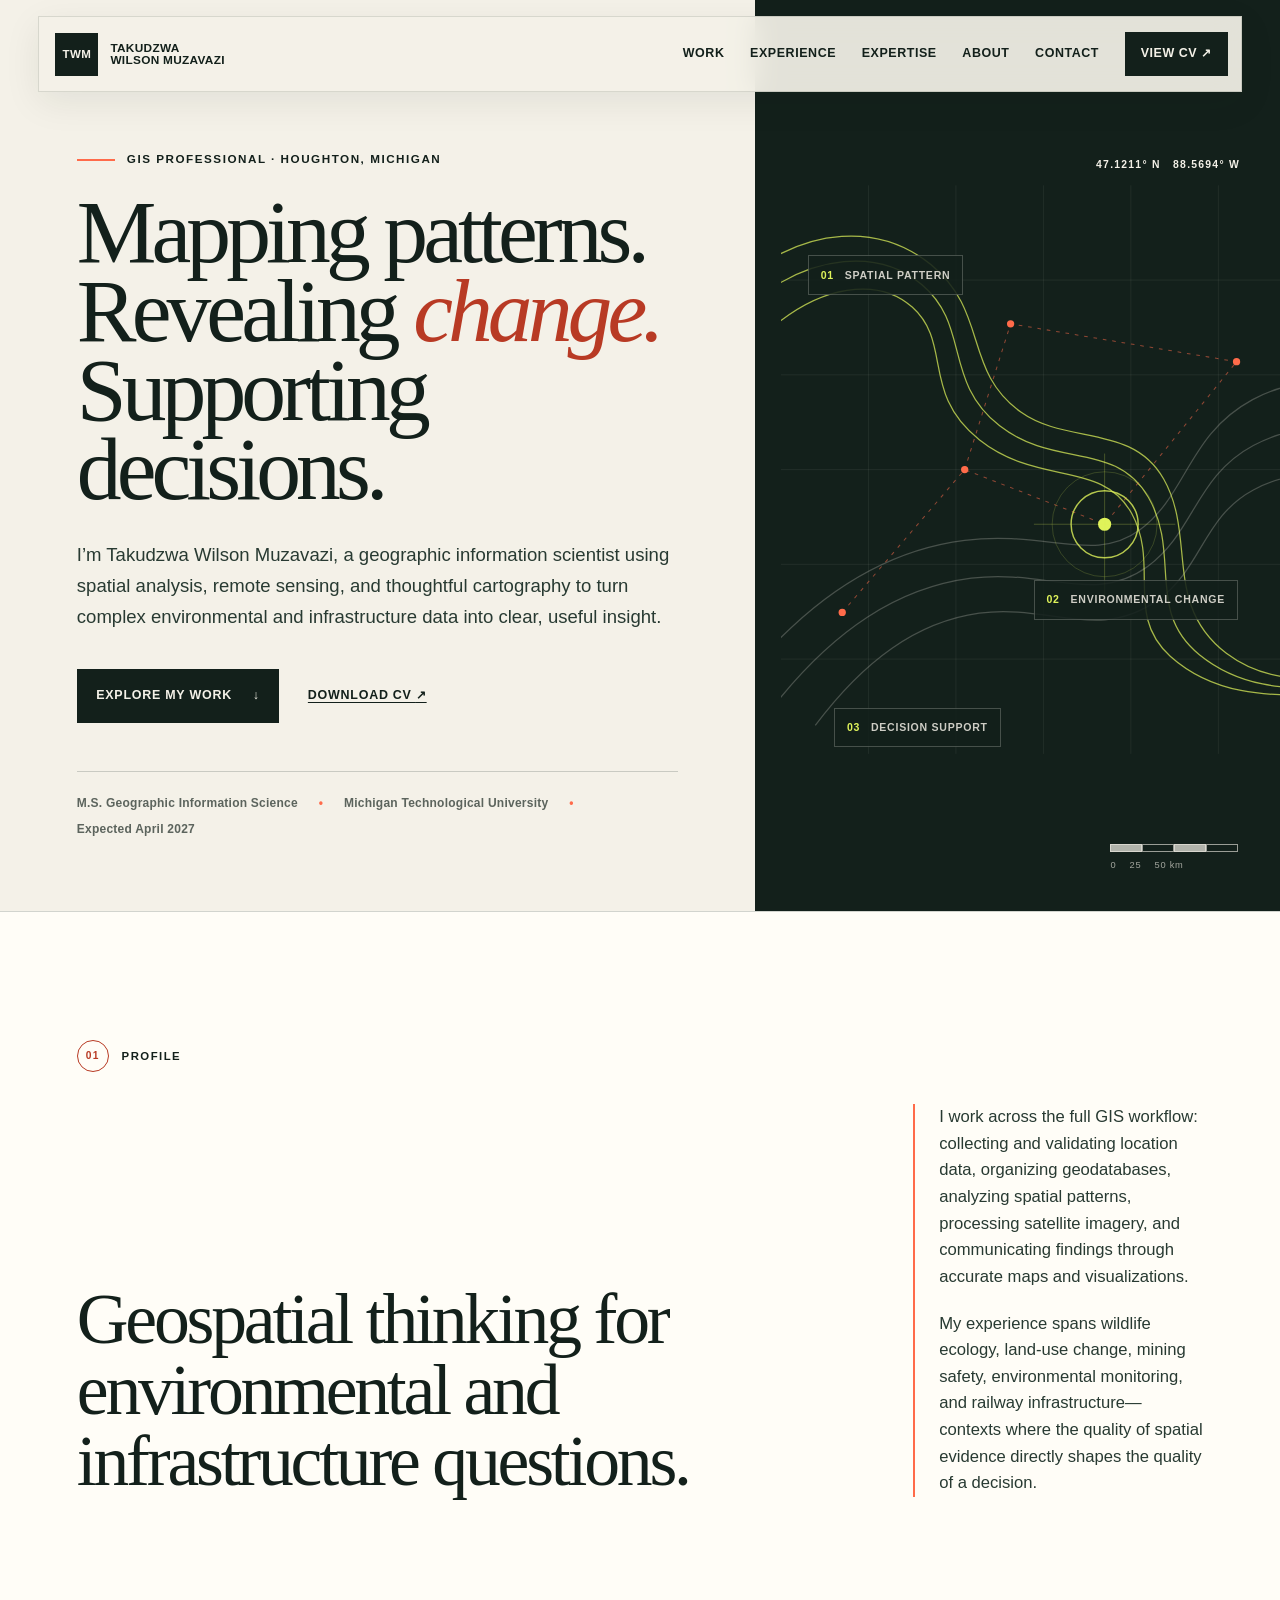
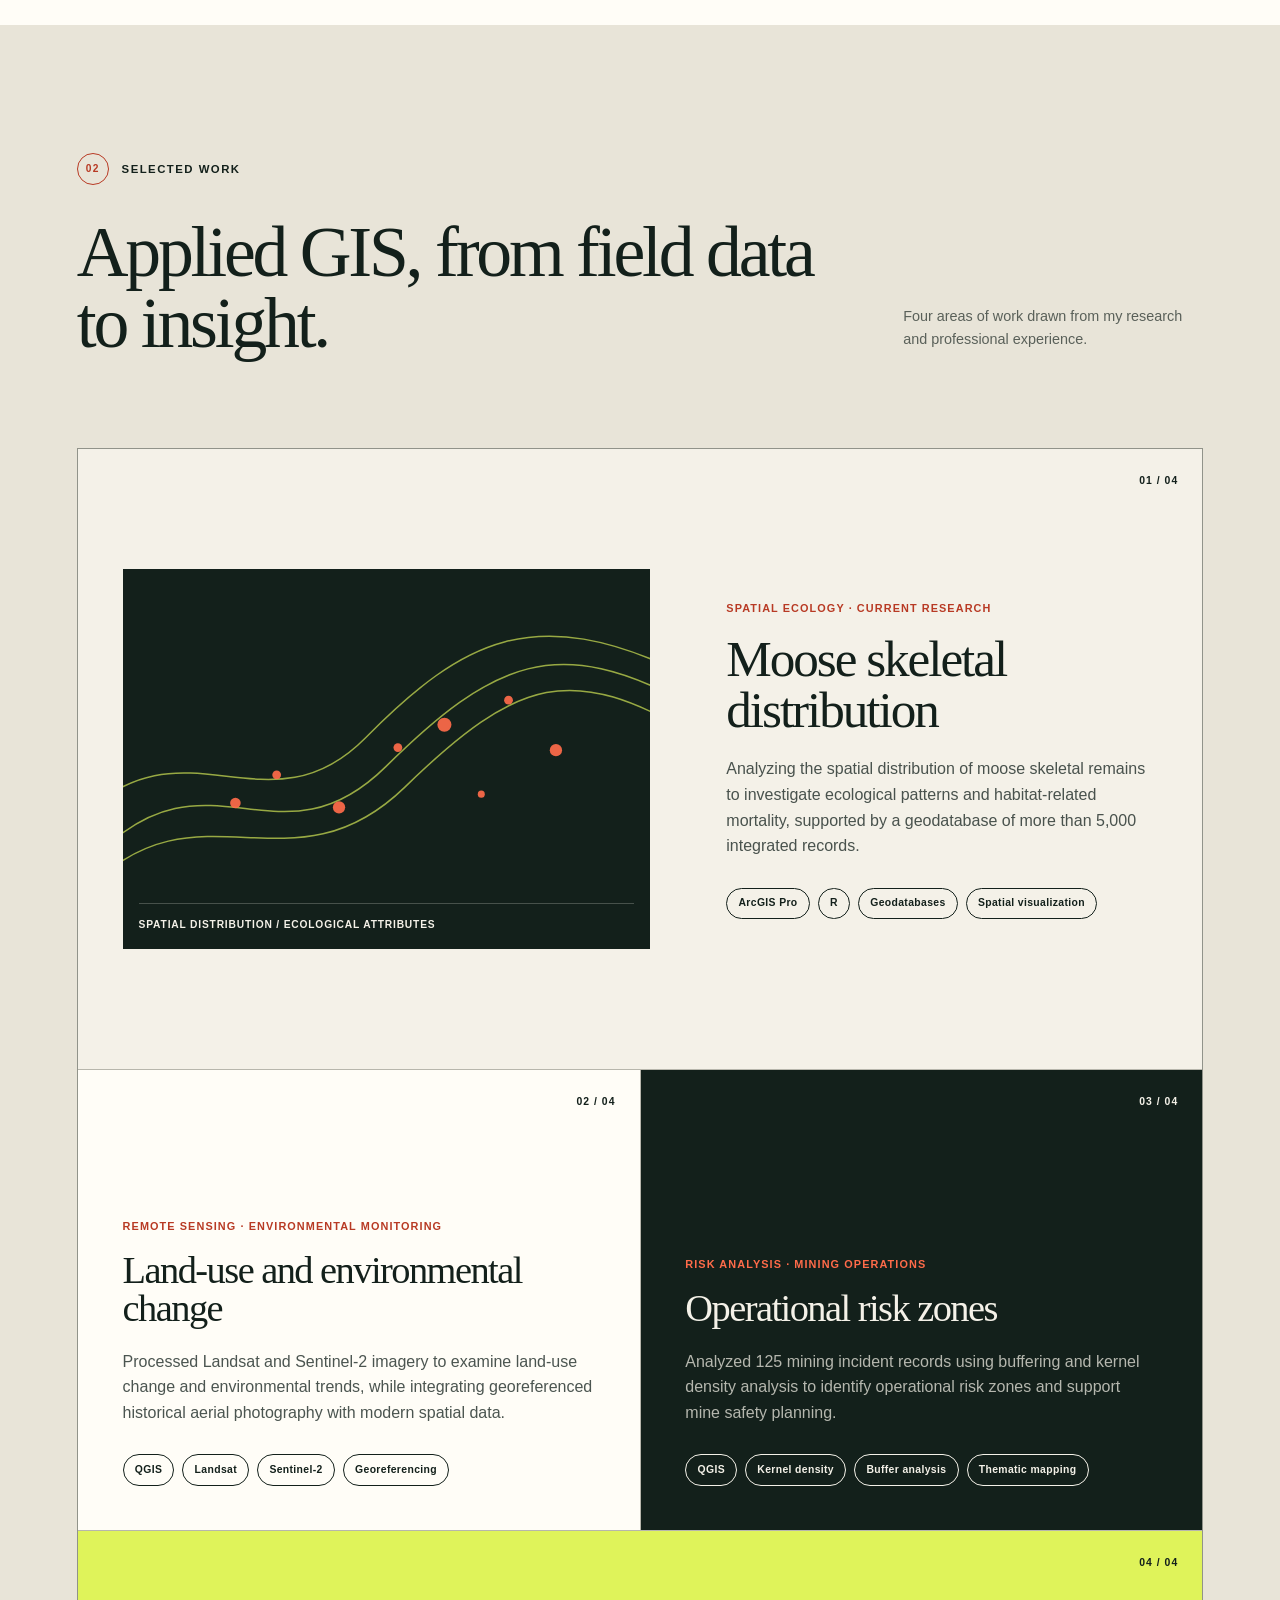
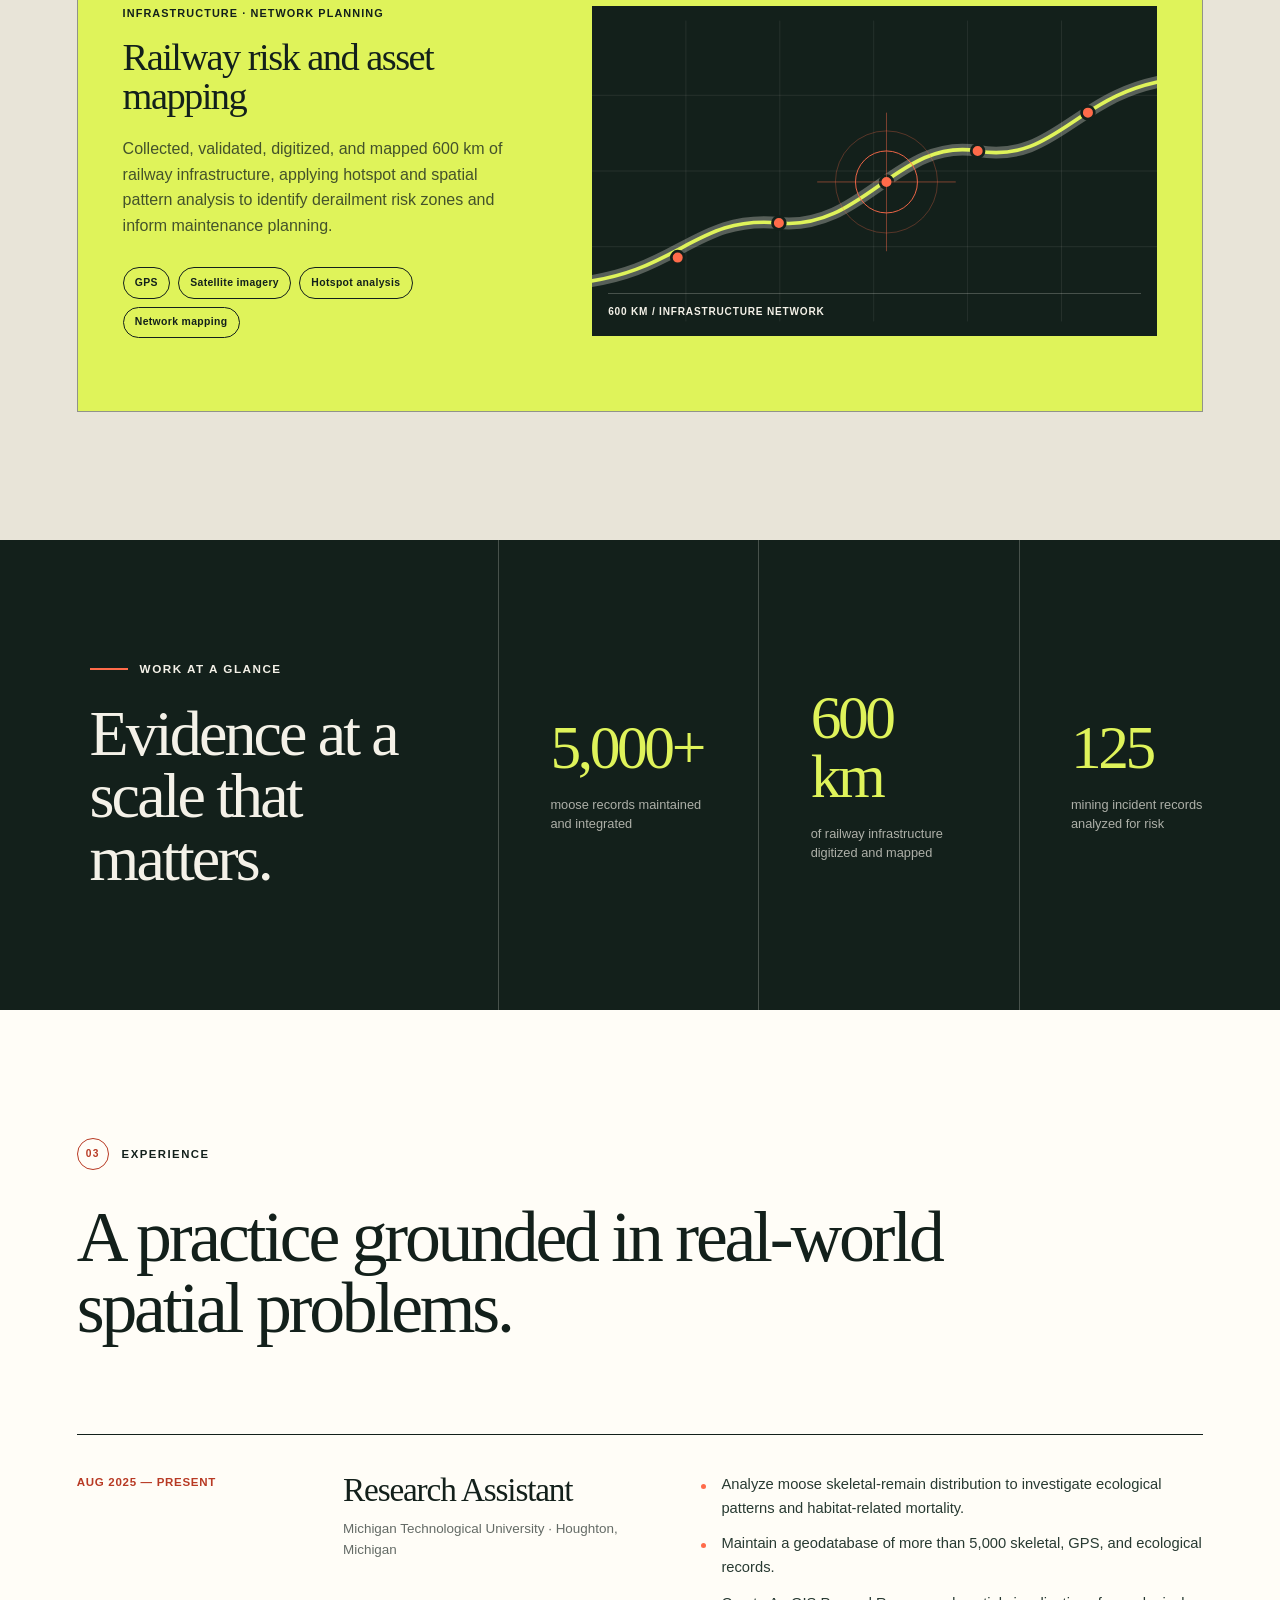
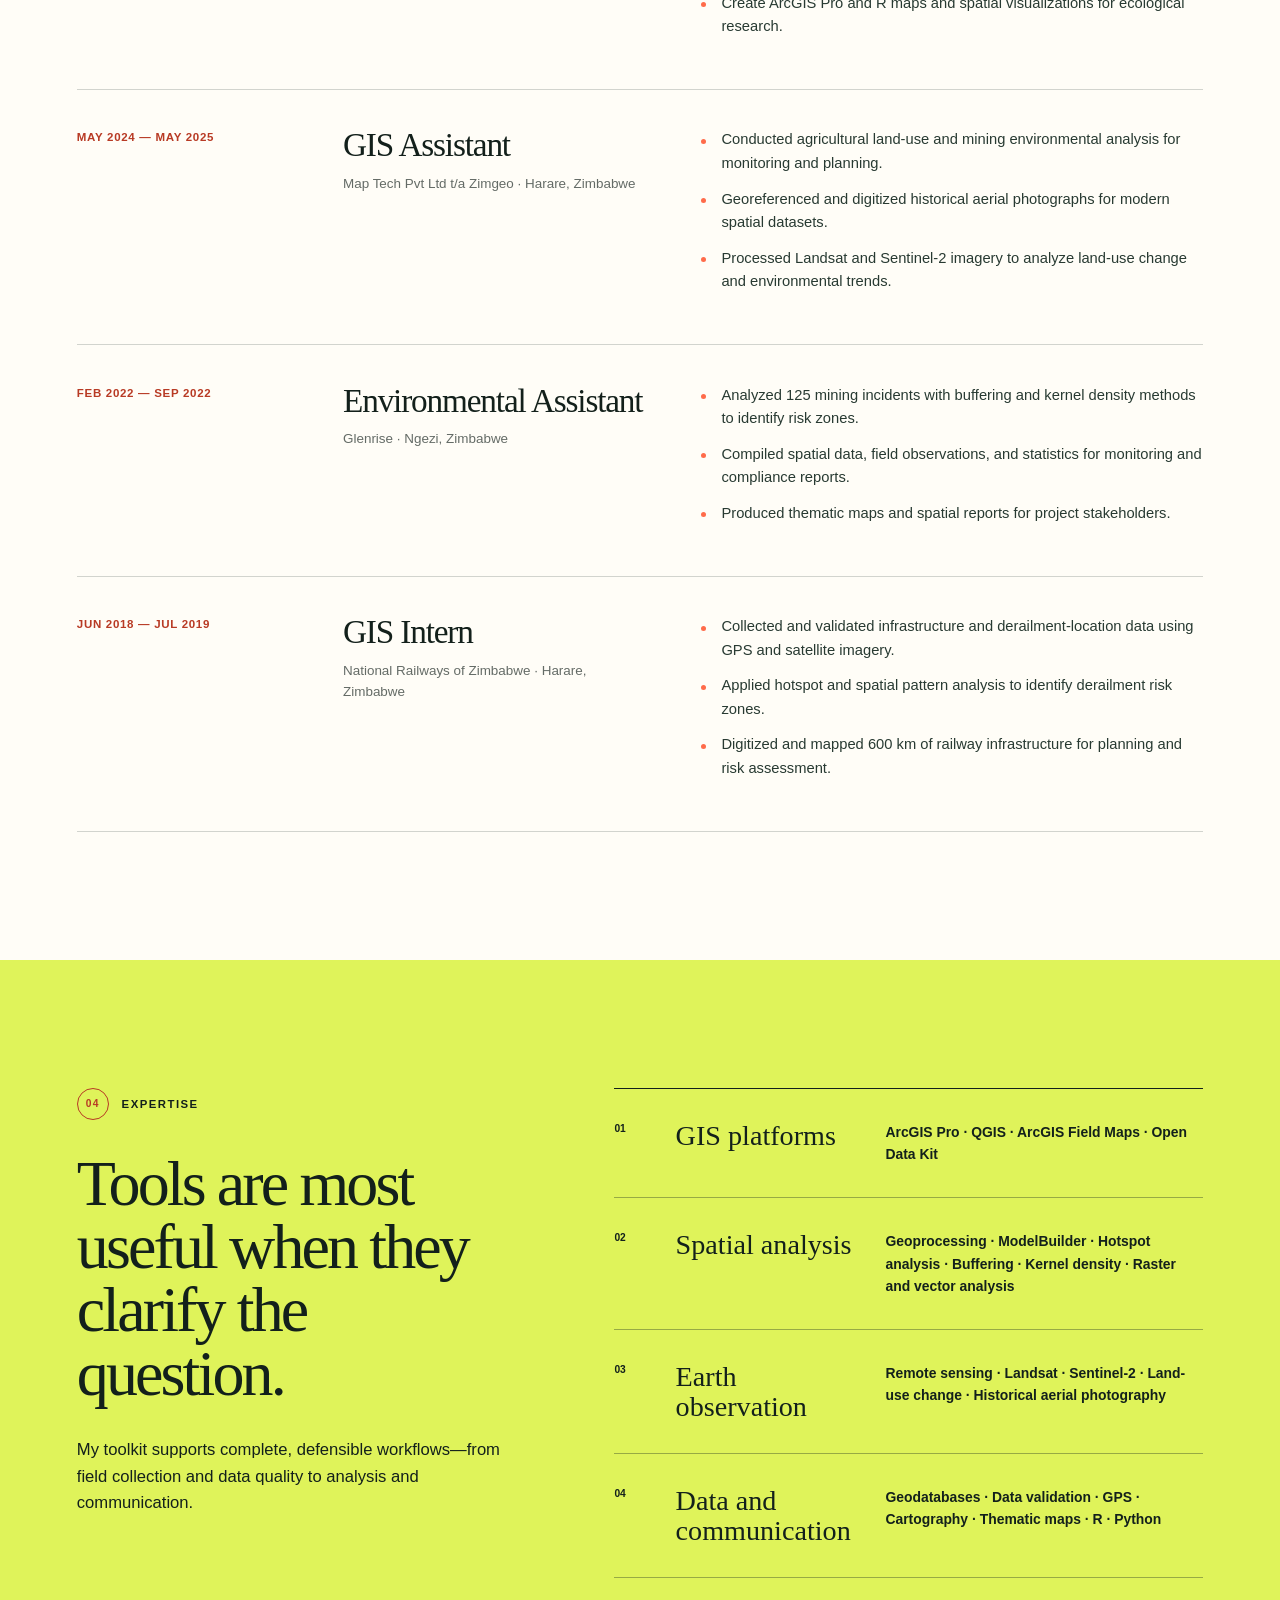
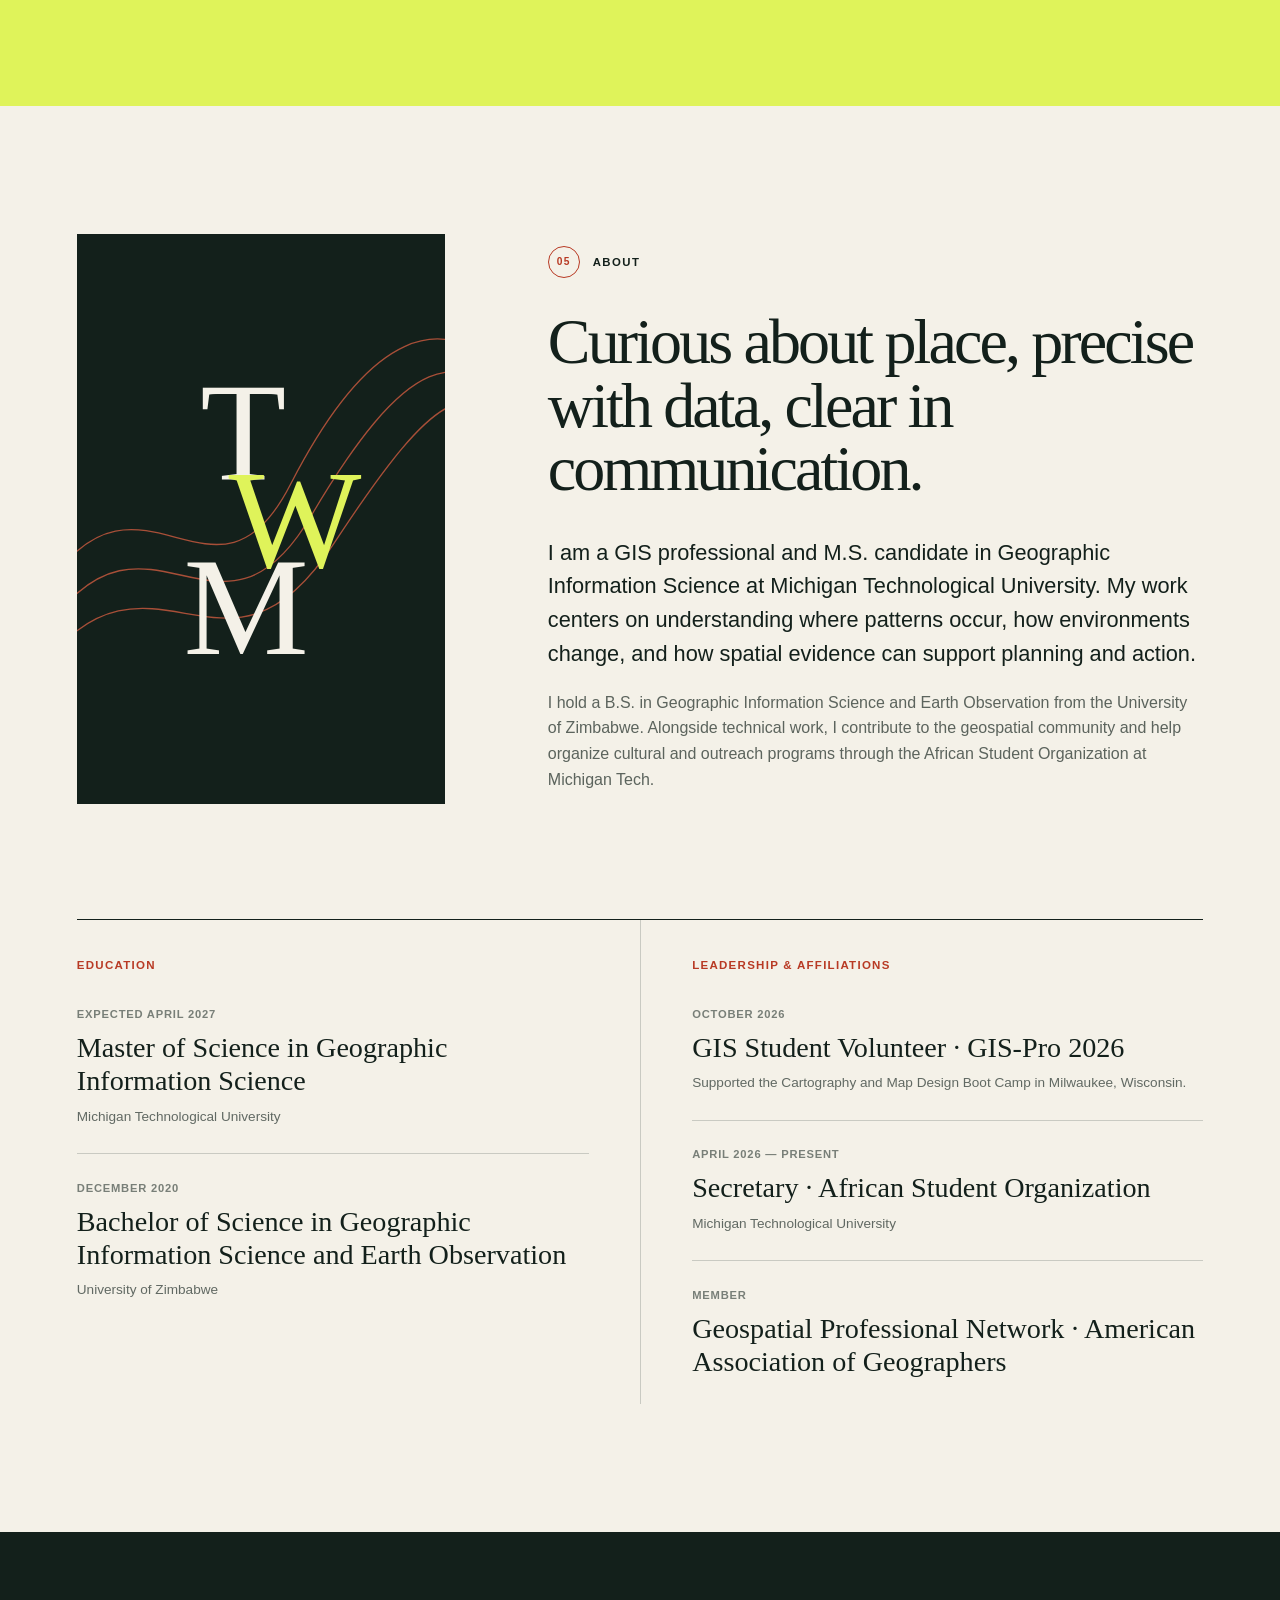
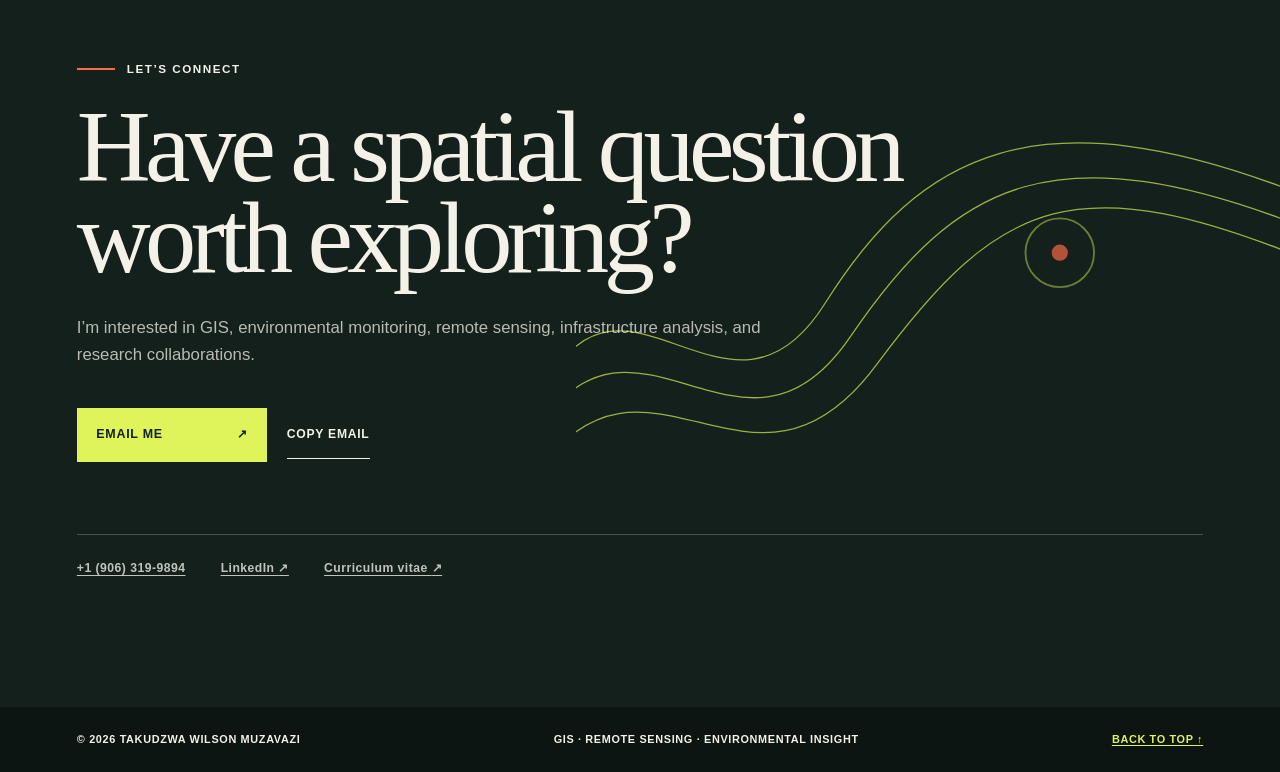
<file: index.html>
<!doctype html>
<html lang="en">
  <head>
    <meta charset="utf-8">
    <meta name="viewport" content="width=device-width, initial-scale=1">
    <meta name="description" content="Portfolio of Takudzwa Wilson Muzavazi, a GIS professional specializing in spatial analysis, remote sensing, geospatial data management, cartography, and environmental monitoring.">
    <meta name="theme-color" content="#13201b">
    <meta property="og:type" content="website">
    <meta property="og:title" content="Takudzwa Wilson Muzavazi | GIS Portfolio">
    <meta property="og:description" content="Spatial analysis, remote sensing, and environmental insight for research, infrastructure, and planning.">
    <title>Takudzwa Wilson Muzavazi | Portfolio</title>
    <link rel="icon" href="assets/images/favicon.svg" type="image/svg+xml">
    <link rel="stylesheet" href="assets/css/styles.css">
    <script>document.documentElement.classList.add('js');</script>
  </head>
  <body>
    <a class="skip-link" href="#main-content">Skip to main content</a>

    <header class="site-header" data-header>
      <div class="nav-shell">
        <a class="brand" href="#home" aria-label="Takudzwa Wilson Muzavazi, home">
          <span class="brand-mark" aria-hidden="true">TWM</span>
          <span class="brand-name">Takudzwa<br>Wilson Muzavazi</span>
        </a>

        <button class="menu-toggle" type="button" aria-expanded="false" aria-controls="site-nav" data-menu-toggle>
          <span class="menu-label">Menu</span>
          <span class="menu-icon" aria-hidden="true"><i></i><i></i></span>
        </button>

        <nav class="site-nav" id="site-nav" aria-label="Primary navigation" data-nav>
          <a href="#work">Work</a>
          <a href="#experience">Experience</a>
          <a href="#expertise">Expertise</a>
          <a href="#about">About</a>
          <a href="#contact">Contact</a>
          <a class="nav-resume" href="assets/files/Takudzwa-Wilson-Muzavazi-CV.pdf" target="_blank" rel="noopener">View CV <span aria-hidden="true">↗</span></a>
        </nav>
      </div>
    </header>

    <main id="main-content">
      <section class="hero" id="home" aria-labelledby="hero-title">
        <div class="hero-copy">
          <p class="eyebrow reveal">GIS professional · Houghton, Michigan</p>
          <h1 id="hero-title" class="reveal reveal-delay-1">
            Mapping patterns.<br>
            Revealing <em>change.</em><br>
            Supporting decisions.
          </h1>
          <p class="hero-intro reveal reveal-delay-2">I’m Takudzwa Wilson Muzavazi, a geographic information scientist using spatial analysis, remote sensing, and thoughtful cartography to turn complex environmental and infrastructure data into clear, useful insight.</p>
          <div class="hero-actions reveal reveal-delay-3">
            <a class="button button-primary" href="#work">Explore my work <span aria-hidden="true">↓</span></a>
            <a class="text-link" href="assets/files/Takudzwa-Wilson-Muzavazi-CV.pdf" download>Download CV <span aria-hidden="true">↗</span></a>
          </div>
          <div class="hero-meta reveal reveal-delay-3">
            <span>M.S. Geographic Information Science</span>
            <span>Michigan Technological University</span>
            <span>Expected April 2027</span>
          </div>
        </div>

        <div class="hero-visual" aria-label="Abstract topographic map representing geospatial analysis">
          <div class="map-coordinates map-coordinates-top" aria-hidden="true">47.1211° N&nbsp;&nbsp; 88.5694° W</div>
          <svg class="contour-map" viewBox="0 0 720 780" role="img" aria-labelledby="map-title map-desc">
            <title id="map-title">Abstract topographic map</title>
            <desc id="map-desc">Layered contour lines, spatial markers, and a highlighted analysis location.</desc>
            <g class="grid-lines">
              <path d="M0 130H720M0 260H720M0 390H720M0 520H720M0 650H720"></path>
              <path d="M120 0V780M240 0V780M360 0V780M480 0V780M600 0V780"></path>
            </g>
            <g class="contours contour-a">
              <path d="M-54 130C35 55 136 52 206 109c79 65 44 146 123 202 63 45 153 16 196 92 45 79-1 173 86 239 45 34 95 39 163 31"></path>
              <path d="M-45 165C44 90 137 89 193 136c67 56 29 133 107 194 76 59 159 20 204 98 45 78-4 156 70 216 53 43 114 49 192 45"></path>
              <path d="M-24 206c78-73 159-79 204-39 55 49 12 119 92 182 81 64 169 28 209 101 39 71-10 139 53 196 57 51 128 57 221 52"></path>
            </g>
            <g class="contours contour-b">
              <path d="M47 741c67-89 139-142 225-154 97-13 163 40 245-18 61-44 62-114 131-151 42-23 85-24 130-20"></path>
              <path d="M-9 713c82-103 169-161 270-174 103-13 169 37 242-16 64-47 66-124 145-166 42-23 88-28 143-23"></path>
              <path d="M-51 677c91-112 190-176 303-190 112-14 178 32 240-14 66-49 66-131 155-179 42-23 89-29 143-26"></path>
            </g>
            <g class="survey-lines">
              <path d="M84 586 252 390 444 465 625 242"></path>
              <path d="M252 390 315 190 625 242"></path>
              <circle cx="84" cy="586" r="5"></circle>
              <circle cx="252" cy="390" r="5"></circle>
              <circle cx="315" cy="190" r="5"></circle>
              <circle cx="444" cy="465" r="5"></circle>
              <circle cx="625" cy="242" r="5"></circle>
            </g>
            <g class="map-focus">
              <circle class="focus-ring ring-one" cx="444" cy="465" r="72"></circle>
              <circle class="focus-ring ring-two" cx="444" cy="465" r="46"></circle>
              <circle class="focus-point" cx="444" cy="465" r="9"></circle>
              <path class="focus-cross" d="M444 368v194M347 465h194"></path>
            </g>
          </svg>
          <div class="map-label label-one" aria-hidden="true"><span>01</span> Spatial pattern</div>
          <div class="map-label label-two" aria-hidden="true"><span>02</span> Environmental change</div>
          <div class="map-label label-three" aria-hidden="true"><span>03</span> Decision support</div>
          <div class="map-scale" aria-hidden="true"><i></i><i></i><i></i><i></i><span>0&nbsp;&nbsp;&nbsp; 25&nbsp;&nbsp;&nbsp; 50 km</span></div>
        </div>
      </section>

      <section class="statement section-pad" aria-labelledby="statement-title">
        <div class="section-kicker reveal"><span>01</span> Profile</div>
        <div class="statement-grid">
          <h2 id="statement-title" class="display-heading reveal">Geospatial thinking for environmental and infrastructure questions.</h2>
          <div class="statement-copy reveal reveal-delay-1">
            <p>I work across the full GIS workflow: collecting and validating location data, organizing geodatabases, analyzing spatial patterns, processing satellite imagery, and communicating findings through accurate maps and visualizations.</p>
            <p>My experience spans wildlife ecology, land-use change, mining safety, environmental monitoring, and railway infrastructure—contexts where the quality of spatial evidence directly shapes the quality of a decision.</p>
          </div>
        </div>
      </section>

      <section class="work section-pad" id="work" aria-labelledby="work-title">
        <div class="section-heading-row">
          <div>
            <div class="section-kicker reveal"><span>02</span> Selected work</div>
            <h2 id="work-title" class="display-heading reveal">Applied GIS, from field data to insight.</h2>
          </div>
          <p class="section-note reveal">Four areas of work drawn from my research and professional experience.</p>
        </div>

        <div class="project-grid">
          <article class="project-card project-card-featured reveal">
            <div class="project-index">01 / 04</div>
            <div class="project-graphic ecology-graphic" aria-hidden="true">
              <svg viewBox="0 0 600 380">
                <g class="mini-contours">
                  <path d="M-30 300C97 171 177 319 299 199S494 45 645 128"></path>
                  <path d="M-40 338C86 210 191 348 321 222S511 81 650 162"></path>
                  <path d="M-50 260C66 137 164 279 276 166S469 12 635 91"></path>
                </g>
                <g class="data-points">
                  <circle cx="128" cy="240" r="6"></circle><circle cx="175" cy="208" r="5"></circle>
                  <circle cx="246" cy="245" r="7"></circle><circle cx="313" cy="177" r="5"></circle>
                  <circle cx="366" cy="151" r="8"></circle><circle cx="439" cy="123" r="5"></circle>
                  <circle cx="493" cy="180" r="7"></circle><circle cx="408" cy="230" r="4"></circle>
                </g>
              </svg>
              <span class="graphic-caption">Spatial distribution / ecological attributes</span>
            </div>
            <div class="project-copy">
              <p class="project-type">Spatial ecology · Current research</p>
              <h3>Moose skeletal distribution</h3>
              <p>Analyzing the spatial distribution of moose skeletal remains to investigate ecological patterns and habitat-related mortality, supported by a geodatabase of more than 5,000 integrated records.</p>
              <ul class="tag-list" aria-label="Methods and tools">
                <li>ArcGIS Pro</li><li>R</li><li>Geodatabases</li><li>Spatial visualization</li>
              </ul>
            </div>
          </article>

          <article class="project-card reveal">
            <div class="project-index">02 / 04</div>
            <div class="project-copy">
              <p class="project-type">Remote sensing · Environmental monitoring</p>
              <h3>Land-use and environmental change</h3>
              <p>Processed Landsat and Sentinel-2 imagery to examine land-use change and environmental trends, while integrating georeferenced historical aerial photography with modern spatial data.</p>
              <ul class="tag-list" aria-label="Methods and tools">
                <li>QGIS</li><li>Landsat</li><li>Sentinel-2</li><li>Georeferencing</li>
              </ul>
            </div>
          </article>

          <article class="project-card project-card-dark reveal">
            <div class="project-index">03 / 04</div>
            <div class="project-copy">
              <p class="project-type">Risk analysis · Mining operations</p>
              <h3>Operational risk zones</h3>
              <p>Analyzed 125 mining incident records using buffering and kernel density analysis to identify operational risk zones and support mine safety planning.</p>
              <ul class="tag-list" aria-label="Methods and tools">
                <li>QGIS</li><li>Kernel density</li><li>Buffer analysis</li><li>Thematic mapping</li>
              </ul>
            </div>
          </article>

          <article class="project-card project-card-accent reveal">
            <div class="project-index">04 / 04</div>
            <div class="project-copy">
              <p class="project-type">Infrastructure · Network planning</p>
              <h3>Railway risk and asset mapping</h3>
              <p>Collected, validated, digitized, and mapped 600 km of railway infrastructure, applying hotspot and spatial pattern analysis to identify derailment risk zones and inform maintenance planning.</p>
              <ul class="tag-list" aria-label="Methods and tools">
                <li>GPS</li><li>Satellite imagery</li><li>Hotspot analysis</li><li>Network mapping</li>
              </ul>
            </div>
            <div class="rail-graphic" aria-hidden="true">
              <svg viewBox="0 0 620 330">
                <g class="rail-grid">
                  <path d="M0 82H620M0 165H620M0 248H620"></path>
                  <path d="M103 0V330M206 0V330M309 0V330M412 0V330M515 0V330"></path>
                </g>
                <path class="rail-route route-shadow" d="M-20 288C94 278 113 213 205 222s131-94 218-79 108-66 218-79"></path>
                <path class="rail-route" d="M-20 288C94 278 113 213 205 222s131-94 218-79 108-66 218-79"></path>
                <g class="rail-nodes">
                  <circle cx="94" cy="260" r="7"></circle>
                  <circle cx="205" cy="222" r="7"></circle>
                  <circle cx="323" cy="177" r="7"></circle>
                  <circle cx="423" cy="143" r="7"></circle>
                  <circle cx="544" cy="101" r="7"></circle>
                </g>
                <g class="risk-zone">
                  <circle cx="323" cy="177" r="56"></circle>
                  <circle cx="323" cy="177" r="34"></circle>
                  <path d="M323 101v152M247 177h152"></path>
                </g>
              </svg>
              <span>600 km / infrastructure network</span>
            </div>
          </article>
        </div>
      </section>

      <section class="impact" aria-label="Selected measures of impact">
        <div class="impact-intro reveal">
          <p class="eyebrow">Work at a glance</p>
          <h2>Evidence at a scale that matters.</h2>
        </div>
        <div class="impact-stats">
          <div class="stat reveal">
            <strong class="stat-number" data-count="5000" data-suffix="+">5,000+</strong>
            <span>moose records maintained and integrated</span>
          </div>
          <div class="stat reveal reveal-delay-1">
            <strong class="stat-number" data-count="600" data-suffix=" km">600 km</strong>
            <span>of railway infrastructure digitized and mapped</span>
          </div>
          <div class="stat reveal reveal-delay-2">
            <strong class="stat-number" data-count="125">125</strong>
            <span>mining incident records analyzed for risk</span>
          </div>
        </div>
      </section>

      <section class="experience section-pad" id="experience" aria-labelledby="experience-title">
        <div class="section-heading-row">
          <div>
            <div class="section-kicker reveal"><span>03</span> Experience</div>
            <h2 id="experience-title" class="display-heading reveal">A practice grounded in real-world spatial problems.</h2>
          </div>
        </div>

        <div class="timeline">
          <article class="timeline-item reveal">
            <div class="timeline-date">Aug 2025 — Present</div>
            <div class="timeline-role">
              <h3>Research Assistant</h3>
              <p>Michigan Technological University · Houghton, Michigan</p>
            </div>
            <div class="timeline-detail">
              <ul>
                <li>Analyze moose skeletal-remain distribution to investigate ecological patterns and habitat-related mortality.</li>
                <li>Maintain a geodatabase of more than 5,000 skeletal, GPS, and ecological records.</li>
                <li>Create ArcGIS Pro and R maps and spatial visualizations for ecological research.</li>
              </ul>
            </div>
          </article>

          <article class="timeline-item reveal">
            <div class="timeline-date">May 2024 — May 2025</div>
            <div class="timeline-role">
              <h3>GIS Assistant</h3>
              <p>Map Tech Pvt Ltd t/a Zimgeo · Harare, Zimbabwe</p>
            </div>
            <div class="timeline-detail">
              <ul>
                <li>Conducted agricultural land-use and mining environmental analysis for monitoring and planning.</li>
                <li>Georeferenced and digitized historical aerial photographs for modern spatial datasets.</li>
                <li>Processed Landsat and Sentinel-2 imagery to analyze land-use change and environmental trends.</li>
              </ul>
            </div>
          </article>

          <article class="timeline-item reveal">
            <div class="timeline-date">Feb 2022 — Sep 2022</div>
            <div class="timeline-role">
              <h3>Environmental Assistant</h3>
              <p>Glenrise · Ngezi, Zimbabwe</p>
            </div>
            <div class="timeline-detail">
              <ul>
                <li>Analyzed 125 mining incidents with buffering and kernel density methods to identify risk zones.</li>
                <li>Compiled spatial data, field observations, and statistics for monitoring and compliance reports.</li>
                <li>Produced thematic maps and spatial reports for project stakeholders.</li>
              </ul>
            </div>
          </article>

          <article class="timeline-item reveal">
            <div class="timeline-date">Jun 2018 — Jul 2019</div>
            <div class="timeline-role">
              <h3>GIS Intern</h3>
              <p>National Railways of Zimbabwe · Harare, Zimbabwe</p>
            </div>
            <div class="timeline-detail">
              <ul>
                <li>Collected and validated infrastructure and derailment-location data using GPS and satellite imagery.</li>
                <li>Applied hotspot and spatial pattern analysis to identify derailment risk zones.</li>
                <li>Digitized and mapped 600 km of railway infrastructure for planning and risk assessment.</li>
              </ul>
            </div>
          </article>
        </div>
      </section>

      <section class="expertise section-pad" id="expertise" aria-labelledby="expertise-title">
        <div class="expertise-intro">
          <div class="section-kicker reveal"><span>04</span> Expertise</div>
          <h2 id="expertise-title" class="display-heading reveal">Tools are most useful when they clarify the question.</h2>
          <p class="reveal">My toolkit supports complete, defensible workflows—from field collection and data quality to analysis and communication.</p>
        </div>

        <div class="expertise-list">
          <article class="expertise-row reveal">
            <span class="expertise-number">01</span>
            <h3>GIS platforms</h3>
            <p>ArcGIS Pro · QGIS · ArcGIS Field Maps · Open Data Kit</p>
          </article>
          <article class="expertise-row reveal">
            <span class="expertise-number">02</span>
            <h3>Spatial analysis</h3>
            <p>Geoprocessing · ModelBuilder · Hotspot analysis · Buffering · Kernel density · Raster and vector analysis</p>
          </article>
          <article class="expertise-row reveal">
            <span class="expertise-number">03</span>
            <h3>Earth observation</h3>
            <p>Remote sensing · Landsat · Sentinel-2 · Land-use change · Historical aerial photography</p>
          </article>
          <article class="expertise-row reveal">
            <span class="expertise-number">04</span>
            <h3>Data and communication</h3>
            <p>Geodatabases · Data validation · GPS · Cartography · Thematic maps · R · Python</p>
          </article>
        </div>
      </section>

      <section class="about section-pad" id="about" aria-labelledby="about-title">
        <div class="about-layout">
          <div class="about-monogram reveal" aria-hidden="true">
            <span>T</span><span>W</span><span>M</span>
            <svg viewBox="0 0 420 520">
              <path d="M-30 378C84 224 164 431 267 256S440 42 512 160"></path>
              <path d="M-38 424C90 270 170 475 292 289S455 83 518 198"></path>
              <path d="M-30 331C74 181 159 385 243 221S418 0 507 116"></path>
            </svg>
          </div>
          <div class="about-copy">
            <div class="section-kicker reveal"><span>05</span> About</div>
            <h2 id="about-title" class="display-heading reveal">Curious about place, precise with data, clear in communication.</h2>
            <p class="lead reveal">I am a GIS professional and M.S. candidate in Geographic Information Science at Michigan Technological University. My work centers on understanding where patterns occur, how environments change, and how spatial evidence can support planning and action.</p>
            <p class="reveal">I hold a B.S. in Geographic Information Science and Earth Observation from the University of Zimbabwe. Alongside technical work, I contribute to the geospatial community and help organize cultural and outreach programs through the African Student Organization at Michigan Tech.</p>
          </div>
        </div>

        <div class="credentials-grid">
          <div class="credential-group reveal">
            <h3>Education</h3>
            <article>
              <span>Expected April 2027</span>
              <strong>Master of Science in Geographic Information Science</strong>
              <p>Michigan Technological University</p>
            </article>
            <article>
              <span>December 2020</span>
              <strong>Bachelor of Science in Geographic Information Science and Earth Observation</strong>
              <p>University of Zimbabwe</p>
            </article>
          </div>
          <div class="credential-group reveal reveal-delay-1">
            <h3>Leadership & affiliations</h3>
            <article>
              <span>October 2026</span>
              <strong>GIS Student Volunteer · GIS-Pro 2026</strong>
              <p>Supported the Cartography and Map Design Boot Camp in Milwaukee, Wisconsin.</p>
            </article>
            <article>
              <span>April 2026 — Present</span>
              <strong>Secretary · African Student Organization</strong>
              <p>Michigan Technological University</p>
            </article>
            <article>
              <span>Member</span>
              <strong>Geospatial Professional Network · American Association of Geographers</strong>
            </article>
          </div>
        </div>
      </section>

      <section class="contact" id="contact" aria-labelledby="contact-title">
        <div class="contact-map" aria-hidden="true">
          <svg viewBox="0 0 780 460">
            <g>
              <path d="M-40 348C68 187 186 423 304 249S532 20 810 129"></path>
              <path d="M-42 397C82 229 196 465 333 280S554 58 818 167"></path>
              <path d="M-31 298C57 144 172 378 276 212S511-24 803 91"></path>
            </g>
            <circle cx="536" cy="156" r="9"></circle>
            <circle cx="536" cy="156" r="38"></circle>
          </svg>
        </div>
        <div class="contact-content">
          <p class="eyebrow reveal">Let’s connect</p>
          <h2 id="contact-title" class="reveal">Have a spatial question worth exploring?</h2>
          <p class="reveal">I’m interested in GIS, environmental monitoring, remote sensing, infrastructure analysis, and research collaborations.</p>
          <div class="contact-actions reveal">
            <a class="button button-light" href="mailto:twmuzava@mtu.edu">Email me <span aria-hidden="true">↗</span></a>
            <button class="copy-email" type="button" data-copy-email="twmuzava@mtu.edu">Copy email</button>
            <span class="copy-status" role="status" aria-live="polite" data-copy-status></span>
          </div>
          <div class="contact-links reveal">
            <a href="tel:+19063199894">+1 (906) 319-9894</a>
            <a href="https://www.linkedin.com/in/wilsonmuzavazi" target="_blank" rel="noopener">LinkedIn <span aria-hidden="true">↗</span></a>
            <a href="assets/files/Takudzwa-Wilson-Muzavazi-CV.pdf" target="_blank" rel="noopener">Curriculum vitae <span aria-hidden="true">↗</span></a>
          </div>
        </div>
      </section>
    </main>

    <footer class="site-footer">
      <p>© <span data-current-year>2026</span> Takudzwa Wilson Muzavazi</p>
      <p>GIS · Remote sensing · Environmental insight</p>
      <a href="#home">Back to top <span aria-hidden="true">↑</span></a>
    </footer>

    <script src="assets/js/script.js" defer></script>
  </body>
</html>
</file>
<file: assets/css/styles.css>
:root {
  --ink: #13201b;
  --ink-soft: #283a32;
  --paper: #f4f1e8;
  --paper-deep: #e8e4d8;
  --white: #fffdf7;
  --lime: #dff35a;
  --coral: #ff6b4a;
  --coral-text: #b83a24;
  --sage: #a9b9a4;
  --line: rgba(19, 32, 27, 0.19);
  --line-light: rgba(255, 253, 247, 0.22);
  --display: Georgia, "Times New Roman", serif;
  --sans: "Segoe UI", Arial, Helvetica, sans-serif;
  --max-width: 1500px;
  --section-x: clamp(1.4rem, 6vw, 7rem);
  --header-height: 76px;
  color-scheme: light;
}

*,
*::before,
*::after {
  box-sizing: border-box;
}

html {
  scroll-behavior: smooth;
  scroll-padding-top: calc(var(--header-height) + 24px);
}

body {
  margin: 0;
  min-width: 320px;
  overflow-x: hidden;
  color: var(--ink);
  background: var(--paper);
  font-family: var(--sans);
  font-size: 16px;
  line-height: 1.6;
  -webkit-font-smoothing: antialiased;
}

body.menu-open {
  overflow: hidden;
}

img,
svg {
  display: block;
  max-width: 100%;
}

a {
  color: inherit;
  text-decoration-thickness: 1px;
  text-underline-offset: 0.22em;
}

button,
a {
  -webkit-tap-highlight-color: transparent;
}

button {
  font: inherit;
}

::selection {
  color: var(--ink);
  background: var(--lime);
}

:focus-visible {
  outline: 3px solid var(--coral);
  outline-offset: 4px;
}

.skip-link {
  position: fixed;
  z-index: 999;
  top: 12px;
  left: 12px;
  padding: 0.8rem 1rem;
  color: var(--white);
  background: var(--ink);
  transform: translateY(-160%);
  transition: transform 180ms ease;
}

.skip-link:focus {
  transform: translateY(0);
}

.site-header {
  position: fixed;
  z-index: 100;
  top: 0;
  right: 0;
  left: 0;
  padding: 16px clamp(1rem, 3vw, 2.5rem) 0;
  transition: padding 220ms ease;
}

.site-header.is-scrolled {
  padding-top: 8px;
}

.nav-shell {
  display: flex;
  align-items: center;
  justify-content: space-between;
  width: min(100%, var(--max-width));
  min-height: var(--header-height);
  margin: 0 auto;
  padding: 0.7rem 0.8rem 0.7rem 1rem;
  border: 1px solid rgba(19, 32, 27, 0.13);
  background: rgba(244, 241, 232, 0.93);
  box-shadow: 0 10px 36px rgba(19, 32, 27, 0.08);
  backdrop-filter: blur(14px);
  transition: min-height 220ms ease, box-shadow 220ms ease;
}

.site-header.is-scrolled .nav-shell {
  min-height: 62px;
  box-shadow: 0 14px 42px rgba(19, 32, 27, 0.14);
}

.brand {
  display: inline-flex;
  align-items: center;
  gap: 0.75rem;
  text-decoration: none;
}

.brand-mark {
  display: grid;
  width: 43px;
  height: 43px;
  place-items: center;
  color: var(--paper);
  background: var(--ink);
  font-size: 0.72rem;
  font-weight: 800;
  letter-spacing: 0.04em;
}

.brand-name {
  font-size: 0.74rem;
  font-weight: 700;
  line-height: 1.05;
  letter-spacing: 0.025em;
  text-transform: uppercase;
}

.site-nav {
  display: flex;
  align-items: center;
  gap: clamp(1rem, 2vw, 2.1rem);
}

.site-nav a {
  position: relative;
  font-size: 0.78rem;
  font-weight: 700;
  letter-spacing: 0.045em;
  text-decoration: none;
  text-transform: uppercase;
}

.site-nav a:not(.nav-resume)::after {
  position: absolute;
  right: 0;
  bottom: -0.35rem;
  left: 0;
  height: 2px;
  background: var(--coral);
  content: "";
  transform: scaleX(0);
  transform-origin: right;
  transition: transform 180ms ease;
}

.site-nav a:hover::after,
.site-nav a.is-active::after {
  transform: scaleX(1);
  transform-origin: left;
}

.nav-resume {
  padding: 0.76rem 1rem;
  color: var(--paper);
  background: var(--ink);
}

.nav-resume:hover {
  background: var(--coral);
}

.menu-toggle {
  position: relative;
  z-index: 3;
  display: none;
  align-items: center;
  gap: 0.7rem;
  border: 0;
  color: var(--ink);
  background: transparent;
  font-size: 0.75rem;
  font-weight: 800;
  letter-spacing: 0.07em;
  text-transform: uppercase;
  cursor: pointer;
}

.menu-icon {
  position: relative;
  width: 26px;
  height: 18px;
}

.menu-icon i {
  position: absolute;
  right: 0;
  width: 26px;
  height: 2px;
  background: currentColor;
  transition: top 180ms ease, transform 180ms ease;
}

.menu-icon i:first-child { top: 4px; }
.menu-icon i:last-child { top: 12px; }
.menu-toggle[aria-expanded="true"] .menu-icon i:first-child { top: 8px; transform: rotate(45deg); }
.menu-toggle[aria-expanded="true"] .menu-icon i:last-child { top: 8px; transform: rotate(-45deg); }

.hero {
  display: grid;
  min-height: max(780px, 100svh);
  grid-template-columns: minmax(0, 1.18fr) minmax(390px, 0.82fr);
  background: var(--paper);
}

.hero-copy {
  display: flex;
  flex-direction: column;
  justify-content: center;
  padding: 9.4rem var(--section-x) 4.5rem;
}

.eyebrow {
  display: flex;
  align-items: center;
  gap: 0.75rem;
  margin: 0 0 1.5rem;
  font-size: 0.73rem;
  font-weight: 800;
  letter-spacing: 0.13em;
  text-transform: uppercase;
}

.eyebrow::before {
  width: 38px;
  height: 2px;
  background: var(--coral);
  content: "";
}

.hero h1 {
  max-width: 930px;
  margin: 0;
  font-family: var(--display);
  font-size: clamp(3.75rem, 7vw, 7.8rem);
  font-weight: 400;
  line-height: 0.88;
  letter-spacing: -0.055em;
}

.hero h1 em {
  position: relative;
  color: var(--coral-text);
  font-weight: 400;
}

.hero-intro {
  max-width: 760px;
  margin: 2rem 0 0;
  color: var(--ink-soft);
  font-size: clamp(1rem, 1.45vw, 1.26rem);
  line-height: 1.65;
}

.hero-actions {
  display: flex;
  align-items: center;
  gap: 1.8rem;
  margin-top: 2.3rem;
}

.button {
  display: inline-flex;
  align-items: center;
  justify-content: space-between;
  min-width: 190px;
  gap: 1.3rem;
  padding: 1rem 1.15rem;
  border: 1px solid transparent;
  font-size: 0.78rem;
  font-weight: 800;
  letter-spacing: 0.06em;
  text-decoration: none;
  text-transform: uppercase;
  transition: color 180ms ease, background 180ms ease, border-color 180ms ease, transform 180ms ease;
}

.button:hover {
  transform: translateY(-3px);
}

.button-primary {
  color: var(--paper);
  background: var(--ink);
}

.button-primary:hover {
  color: var(--ink);
  background: var(--lime);
}

.button-light {
  color: var(--ink);
  background: var(--lime);
}

.button-light:hover {
  color: var(--paper);
  border-color: var(--paper);
  background: transparent;
}

.text-link {
  font-size: 0.78rem;
  font-weight: 800;
  letter-spacing: 0.06em;
  text-transform: uppercase;
}

.hero-meta {
  display: flex;
  flex-wrap: wrap;
  gap: 0.4rem 1.3rem;
  margin-top: 3rem;
  padding-top: 1.4rem;
  border-top: 1px solid var(--line);
  color: rgba(19, 32, 27, 0.68);
  font-size: 0.75rem;
  font-weight: 650;
  letter-spacing: 0.02em;
}

.hero-meta span:not(:last-child)::after {
  margin-left: 1.3rem;
  color: var(--coral);
  content: "•";
}

.hero-visual {
  position: relative;
  min-height: 720px;
  overflow: hidden;
  color: var(--paper);
  background: var(--ink);
}

.contour-map {
  position: absolute;
  top: 6%;
  right: -5%;
  width: 112%;
  height: 91%;
}

.grid-lines path {
  fill: none;
  stroke: rgba(244, 241, 232, 0.09);
  stroke-width: 1;
}

.contours path {
  fill: none;
  stroke: rgba(223, 243, 90, 0.72);
  stroke-width: 1.7;
}

.contour-b path {
  stroke: rgba(244, 241, 232, 0.23);
}

.survey-lines path {
  fill: none;
  stroke: rgba(255, 107, 74, 0.53);
  stroke-dasharray: 5 8;
  stroke-width: 1.4;
}

.survey-lines circle {
  fill: var(--coral);
}

.focus-ring {
  fill: none;
  stroke: var(--lime);
}

.ring-one { opacity: 0.25; stroke-width: 1; }
.ring-two { opacity: 0.8; stroke-width: 2; }
.focus-point { fill: var(--lime); }
.focus-cross { fill: none; stroke: rgba(223, 243, 90, 0.35); stroke-width: 1; }

.map-coordinates {
  position: absolute;
  z-index: 2;
  font-size: 0.65rem;
  font-weight: 700;
  letter-spacing: 0.12em;
  text-transform: uppercase;
}

.map-coordinates-top {
  top: 9.8rem;
  right: 2.5rem;
}

.map-label {
  position: absolute;
  z-index: 2;
  padding: 0.65rem 0.75rem;
  border: 1px solid var(--line-light);
  color: rgba(244, 241, 232, 0.83);
  background: rgba(19, 32, 27, 0.87);
  font-size: 0.66rem;
  font-weight: 700;
  letter-spacing: 0.07em;
  text-transform: uppercase;
}

.map-label span {
  margin-right: 0.45rem;
  color: var(--lime);
}

.label-one { top: 28%; left: 10%; }
.label-two { right: 8%; bottom: 32%; }
.label-three { bottom: 18%; left: 15%; }

.map-scale {
  position: absolute;
  right: 2.6rem;
  bottom: 2.4rem;
  display: grid;
  grid-template-columns: repeat(4, 32px);
  color: rgba(244, 241, 232, 0.64);
  font-size: 0.58rem;
  letter-spacing: 0.08em;
}

.map-scale i {
  height: 8px;
  border: 1px solid rgba(244, 241, 232, 0.6);
}

.map-scale i:nth-child(odd) { background: rgba(244, 241, 232, 0.7); }
.map-scale span { grid-column: 1 / -1; margin-top: 0.35rem; }

.section-pad {
  padding: clamp(5.5rem, 10vw, 10rem) var(--section-x);
}

.section-kicker {
  display: flex;
  align-items: center;
  gap: 0.8rem;
  margin-bottom: 2rem;
  font-size: 0.71rem;
  font-weight: 800;
  letter-spacing: 0.13em;
  text-transform: uppercase;
}

.section-kicker span {
  display: grid;
  width: 32px;
  height: 32px;
  place-items: center;
  border: 1px solid currentColor;
  border-radius: 50%;
  color: var(--coral-text);
  font-size: 0.64rem;
}

.display-heading {
  max-width: 1050px;
  margin: 0;
  font-family: var(--display);
  font-size: clamp(2.8rem, 5.6vw, 6.2rem);
  font-weight: 400;
  line-height: 0.99;
  letter-spacing: -0.045em;
}

.statement {
  border-top: 1px solid var(--line);
  background: var(--white);
}

.statement-grid {
  display: grid;
  grid-template-columns: minmax(0, 1.45fr) minmax(290px, 0.55fr);
  gap: clamp(3rem, 7vw, 8rem);
  align-items: end;
}

.statement-copy {
  border-left: 2px solid var(--coral);
  padding-left: 1.5rem;
  color: var(--ink-soft);
  font-size: 1.04rem;
}

.statement-copy p {
  margin: 0;
}

.statement-copy p + p {
  margin-top: 1.25rem;
}

.work {
  background: var(--paper-deep);
}

.section-heading-row {
  display: flex;
  justify-content: space-between;
  gap: 3rem;
  width: min(100%, var(--max-width));
  margin: 0 auto clamp(3.5rem, 7vw, 6.5rem);
}

.section-heading-row .display-heading {
  max-width: 950px;
}

.section-note {
  align-self: end;
  max-width: 300px;
  margin: 0 0 0.5rem;
  color: rgba(19, 32, 27, 0.67);
  font-size: 0.9rem;
}

.project-grid {
  display: grid;
  width: min(100%, var(--max-width));
  margin: 0 auto;
  grid-template-columns: repeat(2, minmax(0, 1fr));
  gap: 1px;
  background: rgba(19, 32, 27, 0.23);
  border: 1px solid rgba(19, 32, 27, 0.23);
}

.project-card {
  position: relative;
  display: flex;
  min-height: 460px;
  flex-direction: column;
  justify-content: flex-end;
  overflow: hidden;
  padding: clamp(1.5rem, 3.5vw, 3.4rem);
  background: var(--white);
}

.project-card-featured {
  min-height: 620px;
  grid-column: 1 / -1;
  display: grid;
  grid-template-columns: 1.1fr 0.9fr;
  gap: clamp(2rem, 6vw, 7rem);
  align-items: center;
  background: var(--paper);
}

.project-card-dark {
  color: var(--paper);
  background: var(--ink);
}

.project-card-accent {
  display: grid;
  min-height: 480px;
  grid-column: 1 / -1;
  grid-template-columns: 0.82fr 1.18fr;
  gap: clamp(2rem, 6vw, 7rem);
  align-items: center;
  color: var(--ink);
  background: var(--lime);
}

.project-index {
  position: absolute;
  top: 1.5rem;
  right: 1.5rem;
  font-size: 0.65rem;
  font-weight: 800;
  letter-spacing: 0.1em;
}

.project-graphic {
  position: relative;
  min-height: 380px;
  overflow: hidden;
  color: var(--paper);
  background: var(--ink);
}

.project-graphic svg {
  position: absolute;
  inset: 0;
  width: 100%;
  height: 100%;
}

.mini-contours path {
  fill: none;
  stroke: rgba(223, 243, 90, 0.65);
  stroke-width: 1.7;
}

.data-points circle {
  fill: var(--coral);
  opacity: 0.92;
}

.graphic-caption {
  position: absolute;
  right: 1rem;
  bottom: 1rem;
  left: 1rem;
  padding-top: 0.8rem;
  border-top: 1px solid var(--line-light);
  font-size: 0.64rem;
  font-weight: 700;
  letter-spacing: 0.08em;
  text-transform: uppercase;
}

.project-copy {
  position: relative;
  z-index: 1;
}

.project-type {
  margin: 0 0 1rem;
  color: var(--coral-text);
  font-size: 0.68rem;
  font-weight: 800;
  letter-spacing: 0.1em;
  text-transform: uppercase;
}

.project-card-accent .project-type {
  color: var(--ink);
}

.project-card-dark .project-type {
  color: var(--coral);
}

.project-copy h3 {
  max-width: 650px;
  margin: 0;
  font-family: var(--display);
  font-size: clamp(2.2rem, 4vw, 4.7rem);
  font-weight: 400;
  line-height: 1;
  letter-spacing: -0.04em;
}

.project-card:not(.project-card-featured) .project-copy h3 {
  max-width: 560px;
  font-size: clamp(2rem, 3vw, 3.5rem);
}

.project-copy > p:not(.project-type) {
  max-width: 640px;
  margin: 1.3rem 0 0;
  color: rgba(19, 32, 27, 0.76);
}

.project-card-dark .project-copy > p:not(.project-type) {
  color: rgba(244, 241, 232, 0.72);
}

.tag-list {
  display: flex;
  flex-wrap: wrap;
  gap: 0.5rem;
  margin: 1.8rem 0 0;
  padding: 0;
  list-style: none;
}

.tag-list li {
  padding: 0.4rem 0.7rem;
  border: 1px solid currentColor;
  border-radius: 99px;
  font-size: 0.65rem;
  font-weight: 700;
  letter-spacing: 0.035em;
}

.rail-graphic {
  position: relative;
  min-height: 330px;
  overflow: hidden;
  background: var(--ink);
}

.rail-graphic svg {
  position: absolute;
  inset: 0;
  width: 100%;
  height: 100%;
}

.rail-grid path {
  fill: none;
  stroke: rgba(244, 241, 232, 0.09);
  stroke-width: 1;
}

.rail-route {
  fill: none;
  stroke: var(--lime);
  stroke-width: 4;
}

.route-shadow {
  stroke: rgba(244, 241, 232, 0.3);
  stroke-width: 13;
}

.rail-nodes circle {
  fill: var(--coral);
  stroke: var(--ink);
  stroke-width: 3;
}

.risk-zone circle,
.risk-zone path {
  fill: none;
  stroke: var(--coral);
}

.risk-zone circle:first-child { opacity: 0.32; }
.risk-zone path { opacity: 0.5; stroke-width: 1; }

.rail-graphic span {
  position: absolute;
  right: 1rem;
  bottom: 1rem;
  left: 1rem;
  padding-top: 0.65rem;
  border-top: 1px solid var(--line-light);
  color: var(--paper);
  font-size: 0.63rem;
  font-weight: 750;
  letter-spacing: 0.08em;
  text-transform: uppercase;
}

.impact {
  display: grid;
  grid-template-columns: 0.78fr 1.22fr;
  color: var(--paper);
  background: var(--ink);
}

.impact-intro {
  display: flex;
  min-height: 470px;
  flex-direction: column;
  justify-content: center;
  padding: clamp(3rem, 7vw, 7rem);
  border-right: 1px solid var(--line-light);
}

.impact-intro h2 {
  max-width: 600px;
  margin: 0;
  font-family: var(--display);
  font-size: clamp(3rem, 5vw, 5.4rem);
  font-weight: 400;
  line-height: 0.98;
  letter-spacing: -0.045em;
}

.impact-stats {
  display: grid;
  grid-template-columns: repeat(3, 1fr);
}

.stat {
  display: flex;
  flex-direction: column;
  justify-content: center;
  padding: clamp(2rem, 4vw, 4.5rem);
  border-right: 1px solid var(--line-light);
}

.stat:last-child {
  border-right: 0;
}

.stat-number {
  display: block;
  color: var(--lime);
  font-family: var(--display);
  font-size: clamp(3rem, 4.8vw, 5.7rem);
  font-weight: 400;
  line-height: 0.95;
  letter-spacing: -0.055em;
}

.stat span {
  max-width: 180px;
  margin-top: 1.2rem;
  color: rgba(244, 241, 232, 0.69);
  font-size: 0.8rem;
  line-height: 1.5;
}

.experience {
  background: var(--white);
}

.timeline {
  width: min(100%, var(--max-width));
  margin: 0 auto;
  border-top: 1px solid var(--ink);
}

.timeline-item {
  display: grid;
  grid-template-columns: 0.63fr 0.9fr 1.47fr;
  gap: clamp(1.5rem, 4vw, 5rem);
  padding: 2.4rem 0;
  border-bottom: 1px solid var(--line);
}

.timeline-date {
  color: var(--coral-text);
  font-size: 0.72rem;
  font-weight: 800;
  letter-spacing: 0.06em;
  text-transform: uppercase;
}

.timeline-role h3 {
  margin: 0;
  font-family: var(--display);
  font-size: clamp(1.7rem, 2.6vw, 2.8rem);
  font-weight: 400;
  line-height: 1;
  letter-spacing: -0.035em;
}

.timeline-role p {
  margin: 0.7rem 0 0;
  color: rgba(19, 32, 27, 0.66);
  font-size: 0.84rem;
}

.timeline-detail ul {
  margin: 0;
  padding: 0;
  list-style: none;
}

.timeline-detail li {
  position: relative;
  margin: 0 0 0.75rem;
  padding-left: 1.25rem;
  color: var(--ink-soft);
  font-size: 0.92rem;
}

.timeline-detail li::before {
  position: absolute;
  top: 0.72em;
  left: 0;
  width: 5px;
  height: 5px;
  border-radius: 50%;
  background: var(--coral);
  content: "";
}

.expertise {
  display: grid;
  grid-template-columns: 0.85fr 1.15fr;
  gap: clamp(3rem, 8vw, 9rem);
  color: var(--ink);
  background: var(--lime);
}

.expertise-intro {
  align-self: start;
}

.expertise-intro .display-heading {
  font-size: clamp(2.8rem, 5vw, 5.6rem);
}

.expertise-intro > p {
  max-width: 600px;
  margin: 2rem 0 0;
  font-size: 1.04rem;
}

.expertise-list {
  border-top: 1px solid var(--ink);
}

.expertise-row {
  display: grid;
  grid-template-columns: 42px minmax(150px, 0.75fr) 1.25fr;
  gap: 1.2rem;
  align-items: start;
  padding: 2rem 0;
  border-bottom: 1px solid rgba(19, 32, 27, 0.35);
}

.expertise-number {
  font-size: 0.64rem;
  font-weight: 800;
}

.expertise-row h3 {
  margin: 0;
  font-family: var(--display);
  font-size: clamp(1.45rem, 2.2vw, 2.35rem);
  font-weight: 400;
  line-height: 1.05;
}

.expertise-row p {
  margin: 0;
  font-size: 0.87rem;
  font-weight: 650;
}

.about {
  background: var(--paper);
}

.about-layout {
  display: grid;
  grid-template-columns: 0.72fr 1.28fr;
  gap: clamp(3rem, 8vw, 9rem);
  align-items: center;
  width: min(100%, var(--max-width));
  margin: 0 auto;
}

.about-monogram {
  position: relative;
  display: grid;
  min-height: 570px;
  place-content: center;
  overflow: hidden;
  color: var(--paper);
  background: var(--ink);
  font-family: var(--display);
  font-size: clamp(5rem, 11vw, 10rem);
  line-height: 0.62;
  letter-spacing: -0.08em;
}

.about-monogram span {
  position: relative;
  z-index: 1;
}

.about-monogram span:nth-child(2) { color: var(--lime); transform: translateX(0.2em); }
.about-monogram span:nth-child(3) { transform: translateX(-0.12em); }

.about-monogram svg {
  position: absolute;
  inset: 0;
  width: 100%;
  height: 100%;
}

.about-monogram path {
  fill: none;
  stroke: rgba(255, 107, 74, 0.63);
  stroke-width: 1.5;
}

.about-copy .display-heading {
  max-width: 920px;
  font-size: clamp(2.8rem, 5vw, 5.6rem);
}

.about-copy .lead {
  margin: 2.2rem 0 0;
  color: var(--ink);
  font-size: clamp(1.15rem, 1.7vw, 1.45rem);
  line-height: 1.55;
}

.about-copy > p:not(.lead) {
  max-width: 760px;
  margin: 1.2rem 0 0;
  color: rgba(19, 32, 27, 0.68);
}

.credentials-grid {
  display: grid;
  width: min(100%, var(--max-width));
  margin: clamp(5rem, 9vw, 8rem) auto 0;
  border-top: 1px solid var(--ink);
  grid-template-columns: repeat(2, 1fr);
}

.credential-group {
  padding: 2.2rem clamp(1.5rem, 4vw, 4.5rem) 0 0;
}

.credential-group + .credential-group {
  padding-right: 0;
  padding-left: clamp(1.5rem, 4vw, 4.5rem);
  border-left: 1px solid var(--line);
}

.credential-group h3 {
  margin: 0 0 2rem;
  color: var(--coral-text);
  font-size: 0.72rem;
  font-weight: 800;
  letter-spacing: 0.11em;
  text-transform: uppercase;
}

.credential-group article {
  padding: 0 0 1.6rem;
}

.credential-group article + article {
  padding-top: 1.6rem;
  border-top: 1px solid var(--line);
}

.credential-group span {
  display: block;
  margin-bottom: 0.45rem;
  color: rgba(19, 32, 27, 0.55);
  font-size: 0.7rem;
  font-weight: 800;
  letter-spacing: 0.07em;
  text-transform: uppercase;
}

.credential-group strong {
  display: block;
  font-family: var(--display);
  font-size: clamp(1.35rem, 2.2vw, 2.2rem);
  font-weight: 400;
  line-height: 1.18;
}

.credential-group p {
  margin: 0.5rem 0 0;
  color: rgba(19, 32, 27, 0.65);
  font-size: 0.85rem;
}

.contact {
  position: relative;
  display: grid;
  min-height: 720px;
  place-items: center;
  overflow: hidden;
  padding: clamp(5rem, 10vw, 9rem) var(--section-x);
  color: var(--paper);
  background: var(--ink);
}

.contact-map {
  position: absolute;
  inset: 0 0 0 45%;
  opacity: 0.68;
}

.contact-map svg {
  width: 100%;
  height: 100%;
}

.contact-map path,
.contact-map circle {
  fill: none;
  stroke: var(--lime);
  stroke-width: 1.4;
}

.contact-map circle:first-of-type { fill: var(--coral); stroke: none; }
.contact-map circle:last-of-type { opacity: 0.65; stroke-width: 2; }

.contact-content {
  position: relative;
  z-index: 1;
  width: min(100%, var(--max-width));
}

.contact-content h2 {
  max-width: 1050px;
  margin: 0;
  font-family: var(--display);
  font-size: clamp(4rem, 8vw, 9rem);
  font-weight: 400;
  line-height: 0.88;
  letter-spacing: -0.055em;
}

.contact-content > p:not(.eyebrow) {
  max-width: 690px;
  margin: 2rem 0 0;
  color: rgba(244, 241, 232, 0.74);
  font-size: 1.05rem;
}

.contact-actions {
  display: flex;
  align-items: center;
  gap: 1.25rem;
  margin-top: 2.5rem;
}

.copy-email {
  padding: 0.85rem 0;
  border: 0;
  border-bottom: 1px solid currentColor;
  color: var(--paper);
  background: transparent;
  font-size: 0.76rem;
  font-weight: 800;
  letter-spacing: 0.06em;
  text-transform: uppercase;
  cursor: pointer;
}

.copy-email:hover {
  color: var(--lime);
}

.copy-status {
  min-height: 1.4em;
  color: var(--lime);
  font-size: 0.75rem;
}

.contact-links {
  display: flex;
  flex-wrap: wrap;
  gap: 1rem 2.2rem;
  margin-top: 4.5rem;
  padding-top: 1.5rem;
  border-top: 1px solid var(--line-light);
}

.contact-links a {
  color: rgba(244, 241, 232, 0.78);
  font-size: 0.76rem;
  font-weight: 700;
  letter-spacing: 0.04em;
}

.contact-links a:hover {
  color: var(--lime);
}

.site-footer {
  display: flex;
  justify-content: space-between;
  gap: 1rem;
  padding: 1.5rem var(--section-x);
  color: var(--paper);
  background: #0c1511;
  font-size: 0.68rem;
  font-weight: 700;
  letter-spacing: 0.06em;
  text-transform: uppercase;
}

.site-footer p {
  margin: 0;
}

.site-footer a {
  color: var(--lime);
}

.js .reveal {
  opacity: 0;
  transform: translateY(28px);
  transition: opacity 700ms ease, transform 700ms cubic-bezier(0.2, 0.7, 0.2, 1);
}

.js .reveal.is-visible {
  opacity: 1;
  transform: translateY(0);
}

.js .reveal-delay-1 { transition-delay: 90ms; }
.js .reveal-delay-2 { transition-delay: 180ms; }
.js .reveal-delay-3 { transition-delay: 270ms; }

@media (max-width: 1180px) {
  .hero {
    grid-template-columns: minmax(0, 1.12fr) minmax(340px, 0.88fr);
  }

  .hero h1 {
    font-size: clamp(3.6rem, 7.6vw, 6.5rem);
  }

  .site-nav {
    gap: 1.05rem;
  }

  .impact {
    grid-template-columns: 0.65fr 1.35fr;
  }

  .timeline-item {
    grid-template-columns: 0.58fr 0.82fr 1.6fr;
  }
}

@media (max-width: 900px) {
  :root {
    --header-height: 62px;
  }

  .site-header {
    padding: 8px 8px 0;
  }

  .nav-shell {
    min-height: 62px;
    padding: 0.55rem 0.65rem 0.55rem 0.7rem;
    backdrop-filter: none;
  }

  .brand-name {
    display: none;
  }

  .menu-toggle {
    display: inline-flex;
  }

  .site-nav {
    position: fixed;
    z-index: 2;
    inset: 78px 8px 8px;
    display: flex;
    visibility: hidden;
    flex-direction: column;
    align-items: stretch;
    justify-content: center;
    gap: 0;
    padding: 1.5rem;
    color: var(--paper);
    background: var(--ink);
    opacity: 0;
    transform: translateY(-12px);
    transition: opacity 180ms ease, transform 180ms ease, visibility 180ms;
  }

  .site-nav.is-open {
    visibility: visible;
    opacity: 1;
    transform: translateY(0);
  }

  .site-nav a,
  .site-nav a:not(.nav-resume) {
    display: block;
    padding: 0.72rem 0;
    border-bottom: 1px solid var(--line-light);
    font-family: var(--display);
    font-size: clamp(1.8rem, 7vw, 3.5rem);
    font-weight: 400;
    letter-spacing: -0.03em;
    text-transform: none;
  }

  .site-nav a::after {
    display: none;
  }

  .site-nav .nav-resume {
    margin-top: 1rem;
    padding: 1rem;
    color: var(--ink);
    background: var(--lime);
    font-family: var(--sans);
    font-size: 0.78rem;
    font-weight: 800;
    letter-spacing: 0.06em;
    text-transform: uppercase;
  }

  .hero {
    display: block;
  }

  .hero-copy {
    min-height: 760px;
    padding-top: 8.7rem;
  }

  .hero-visual {
    min-height: 680px;
  }

  .statement-grid,
  .expertise,
  .about-layout {
    grid-template-columns: 1fr;
  }

  .statement-copy {
    max-width: 680px;
  }

  .section-heading-row {
    display: block;
  }

  .section-note {
    margin-top: 1.5rem;
  }

  .project-card-featured {
    grid-template-columns: 1fr;
  }

  .project-graphic {
    min-height: 330px;
  }

  .impact {
    grid-template-columns: 1fr;
  }

  .impact-intro {
    min-height: 390px;
    border-right: 0;
    border-bottom: 1px solid var(--line-light);
  }

  .timeline-item {
    grid-template-columns: 0.75fr 1.25fr;
  }

  .timeline-detail {
    grid-column: 2;
  }

  .expertise {
    gap: 4rem;
  }

  .about-monogram {
    min-height: 480px;
  }

  .contact-map {
    inset: 18% -20% 0 32%;
  }
}

@media (max-width: 680px) {
  .hero-copy {
    min-height: 700px;
  }

  .hero h1 {
    font-size: clamp(3.4rem, 16vw, 5.3rem);
  }

  .hero-intro {
    font-size: 1rem;
  }

  .hero-actions {
    align-items: flex-start;
    flex-direction: column;
    gap: 1.2rem;
  }

  .hero-meta {
    display: grid;
    gap: 0.2rem;
  }

  .hero-meta span::after {
    display: none;
  }

  .hero-visual {
    min-height: 590px;
  }

  .map-coordinates-top {
    top: 2rem;
    right: 1.5rem;
  }

  .label-one { top: 17%; }
  .label-two { bottom: 28%; }

  .project-grid {
    grid-template-columns: 1fr;
  }

  .project-card-featured {
    min-height: auto;
    grid-column: auto;
  }

  .project-card {
    min-height: 490px;
  }

  .project-card-accent {
    min-height: auto;
    grid-template-columns: 1fr;
    gap: 2.2rem;
    padding-top: 4.2rem;
  }

  .rail-graphic {
    min-height: 250px;
  }

  .project-card-featured {
    padding-top: 4.2rem;
  }

  .project-graphic {
    min-height: 280px;
  }

  .impact-stats {
    grid-template-columns: 1fr;
  }

  .stat {
    min-height: 260px;
    border-right: 0;
    border-bottom: 1px solid var(--line-light);
  }

  .stat:last-child {
    border-bottom: 0;
  }

  .stat span {
    max-width: 260px;
  }

  .timeline-item {
    display: block;
    padding: 2rem 0;
  }

  .timeline-role {
    margin-top: 0.7rem;
  }

  .timeline-detail {
    margin-top: 1.5rem;
  }

  .expertise-row {
    grid-template-columns: 35px 1fr;
  }

  .expertise-row p {
    grid-column: 2;
  }

  .credentials-grid {
    grid-template-columns: 1fr;
  }

  .credential-group,
  .credential-group + .credential-group {
    padding-right: 0;
    padding-left: 0;
    border-left: 0;
  }

  .credential-group + .credential-group {
    margin-top: 3rem;
    padding-top: 2rem;
    border-top: 1px solid var(--line);
  }

  .contact {
    min-height: 780px;
  }

  .contact-content h2 {
    font-size: clamp(3.8rem, 16vw, 6rem);
  }

  .contact-actions {
    align-items: flex-start;
    flex-direction: column;
  }

  .contact-links {
    align-items: flex-start;
    flex-direction: column;
    margin-top: 3rem;
  }

  .site-footer {
    align-items: flex-start;
    flex-direction: column;
    padding-top: 2rem;
    padding-bottom: 2rem;
  }
}

@media (prefers-reduced-motion: reduce) {
  html {
    scroll-behavior: auto;
  }

  *,
  *::before,
  *::after {
    scroll-behavior: auto !important;
    transition-duration: 0.01ms !important;
    animation-duration: 0.01ms !important;
    animation-iteration-count: 1 !important;
  }

  .js .reveal {
    opacity: 1;
    transform: none;
  }
}
</file>
